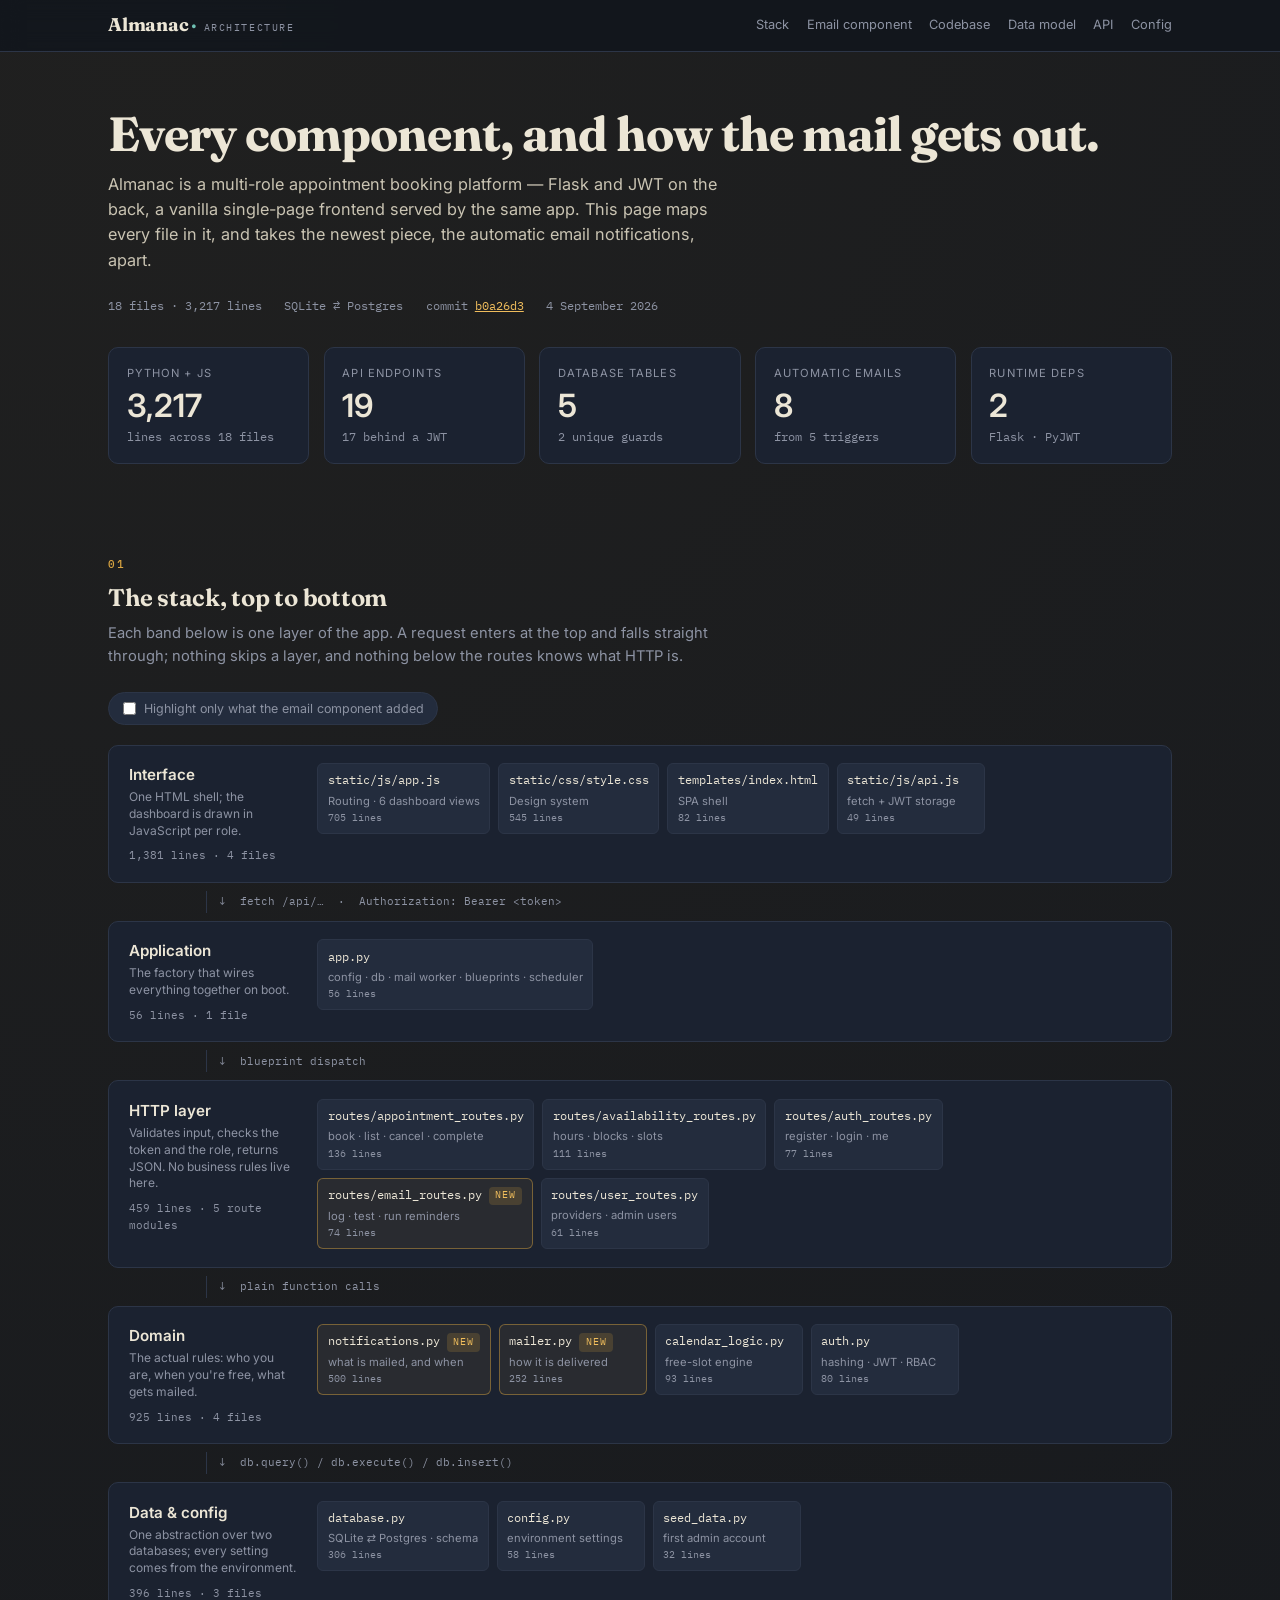
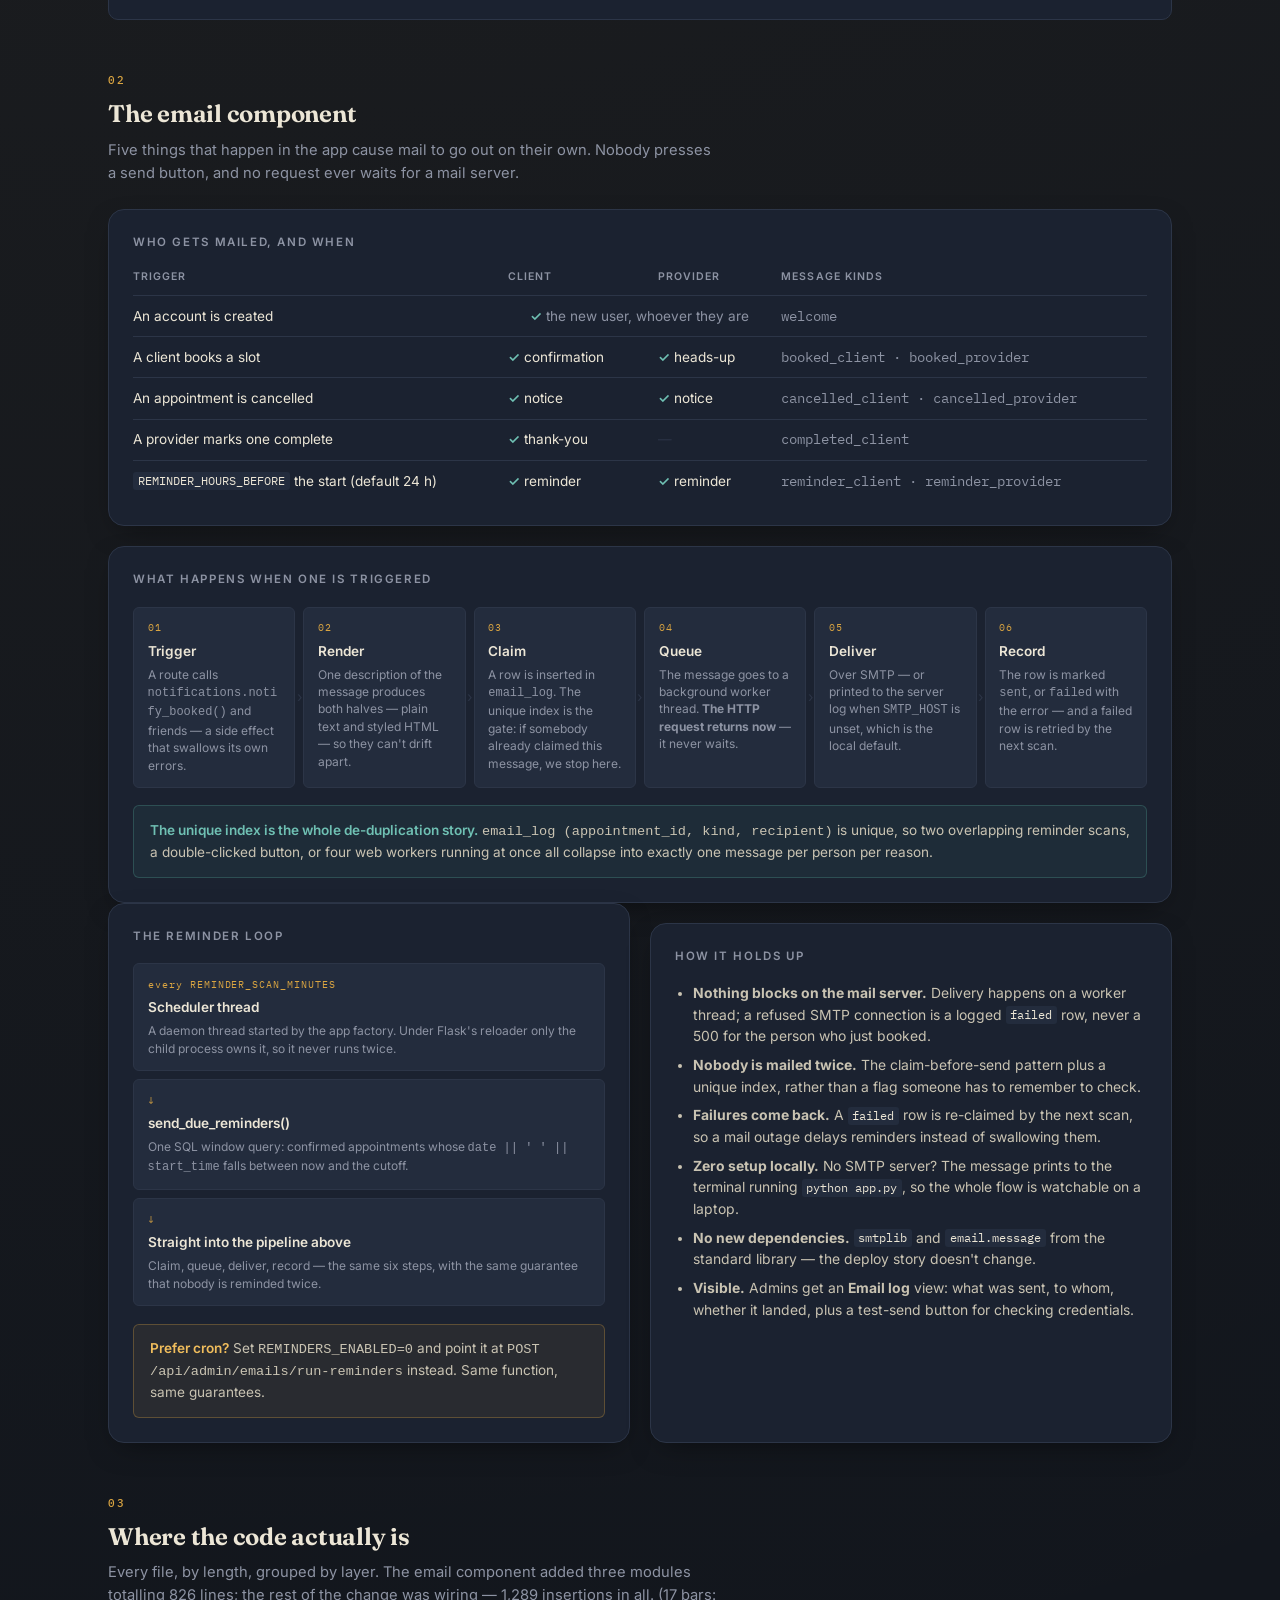
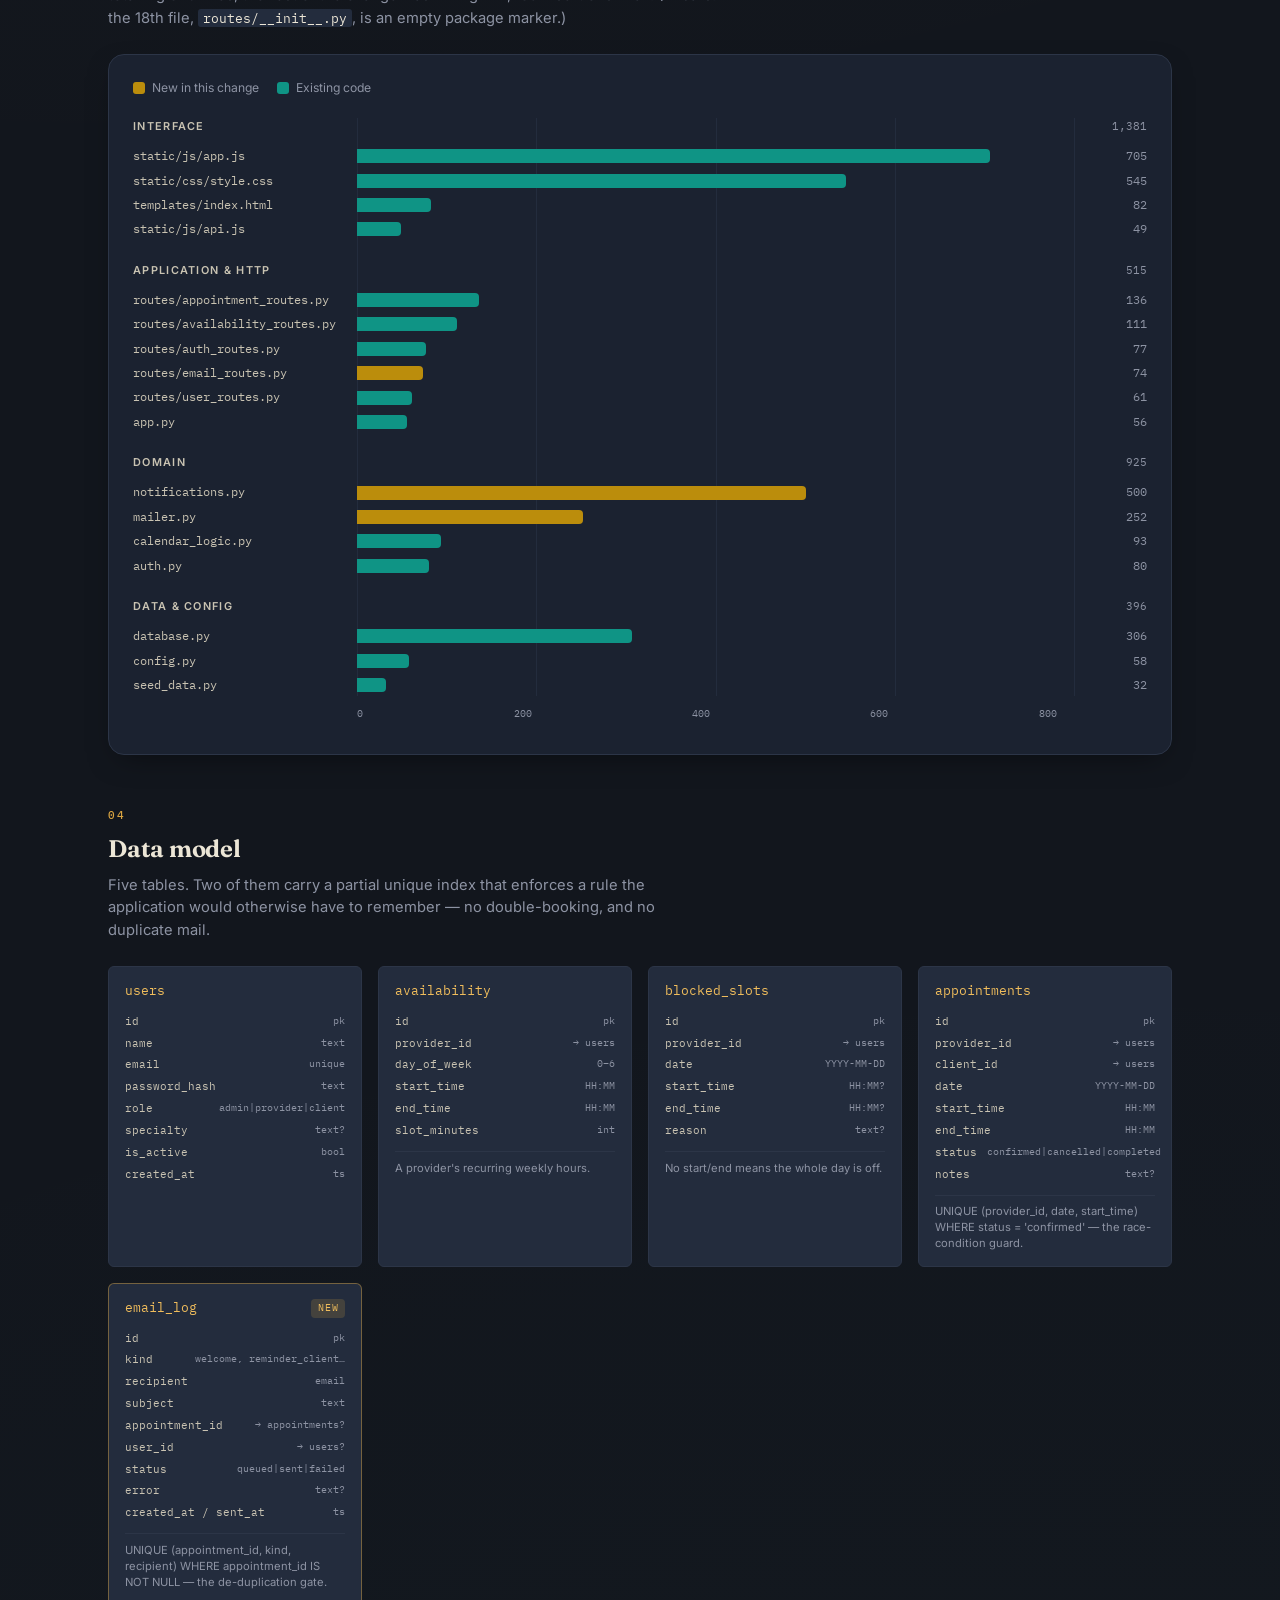
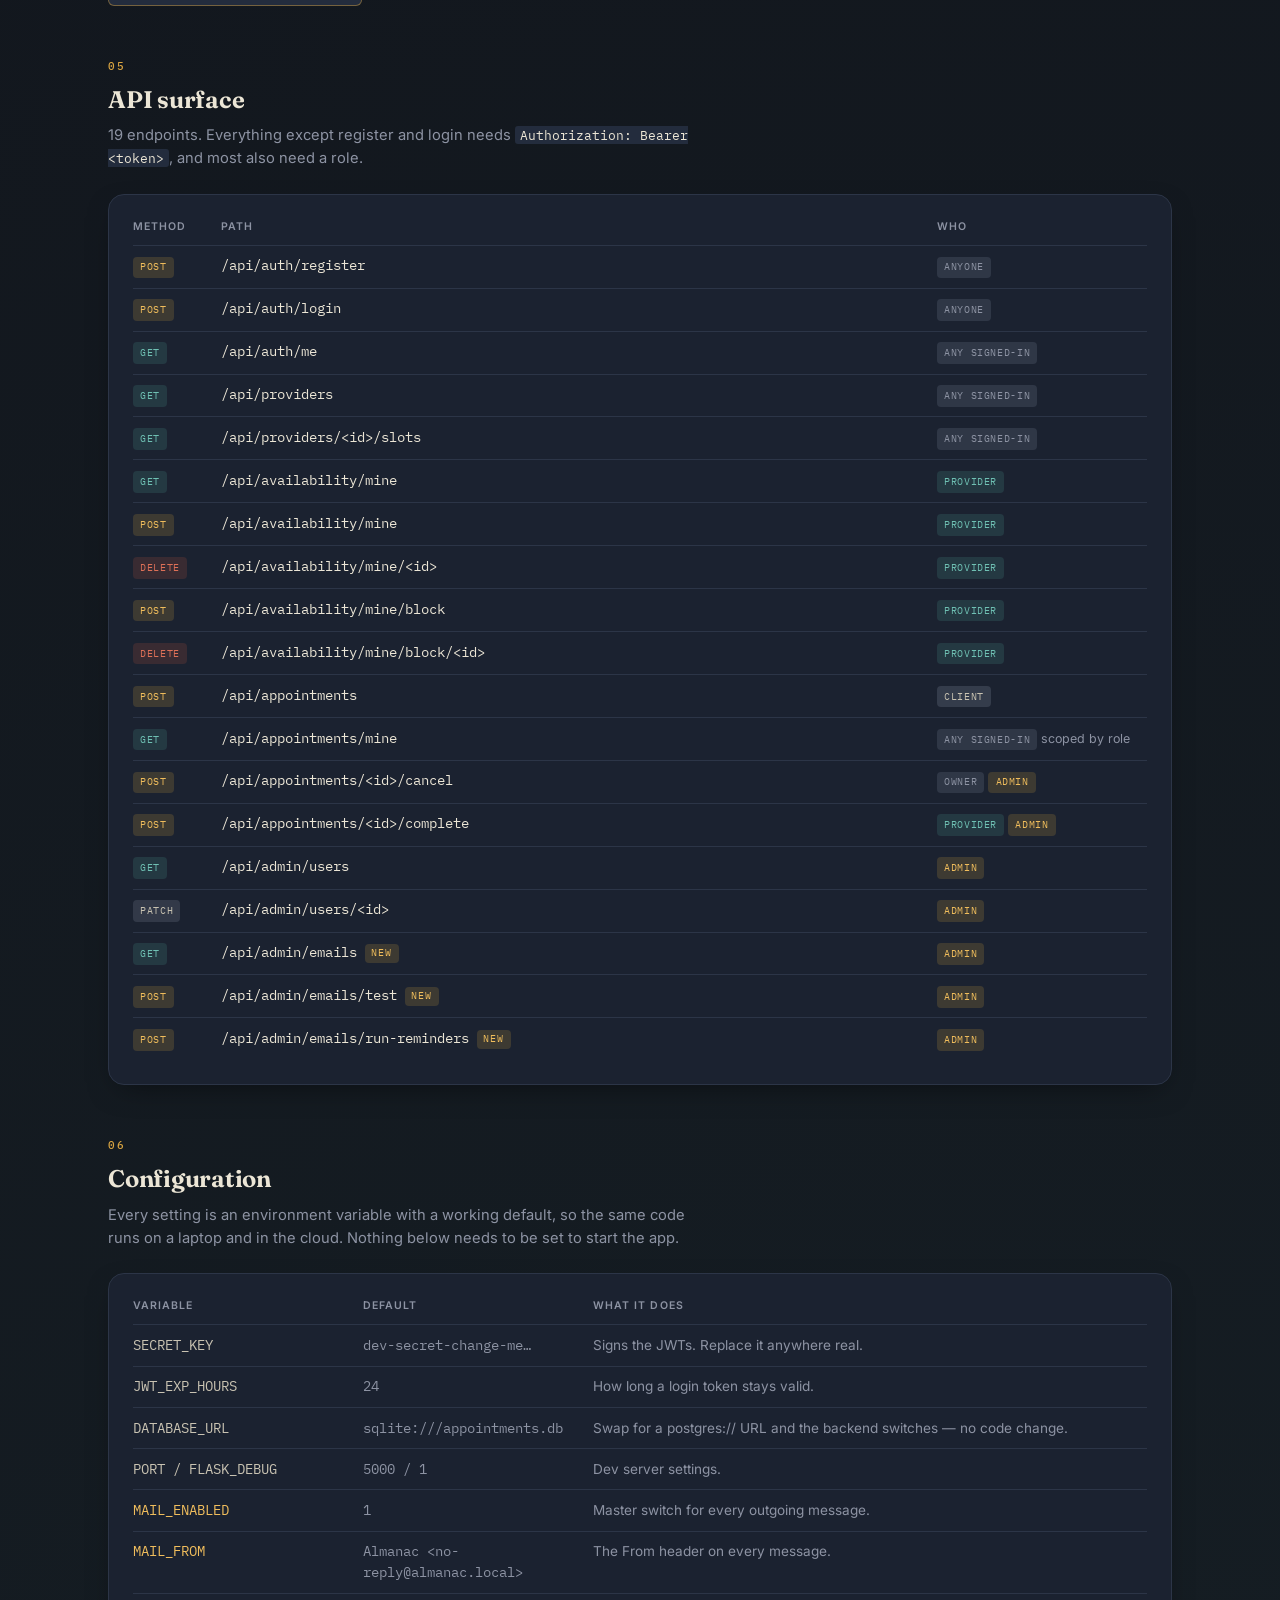
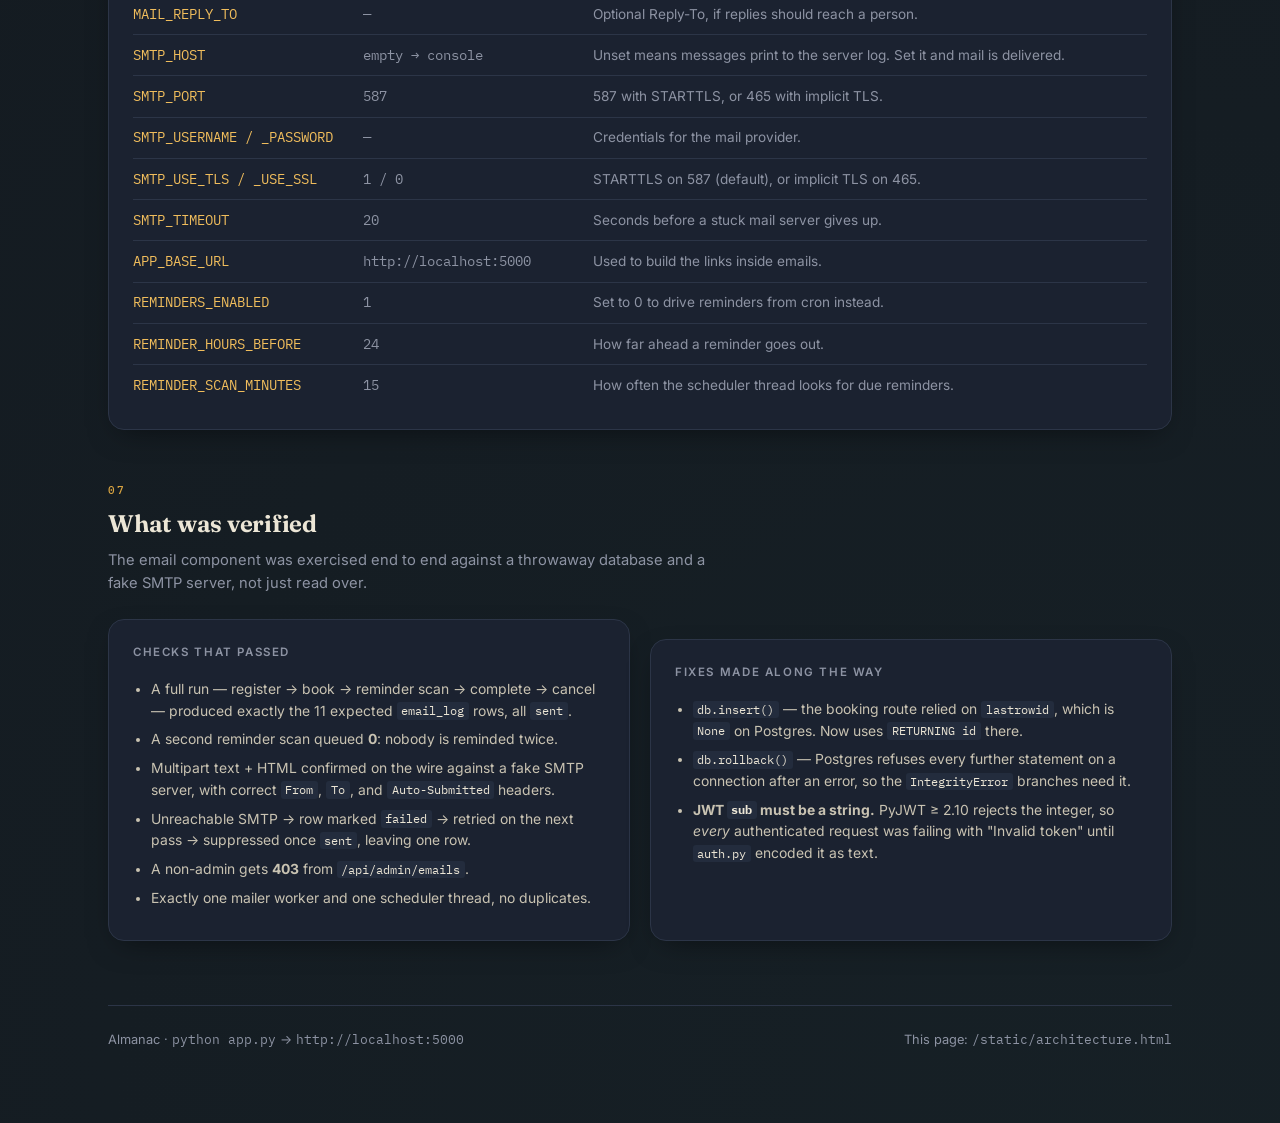
<file: static/architecture.html>
<!DOCTYPE html>
<html lang="en">
<head>
<meta charset="UTF-8">
<meta name="viewport" content="width=device-width, initial-scale=1.0">
<title>Almanac — Architecture overview</title>
<style>
@import url('https://fonts.googleapis.com/css2?family=Fraunces:opsz,wght@9..144,500..800&family=Inter:wght@400;500;600;700&family=IBM+Plex+Mono:wght@400;500;600&display=swap');

:root {
  --ink: #12161d;
  --panel: #1b2230;
  --panel-alt: #232c3d;
  --panel-raised: #29334a;
  --border: #2c3547;
  --parchment: #ece6d6;
  --parchment-dim: #c9c3b2;
  --muted: #8d93a3;
  --brass: #d9a441;
  --brass-strong: #f0bd5c;
  --teal: #4fa396;
  --teal-strong: #6fc0b3;
  --clay: #c1573f;
  --clay-strong: #dd7057;

  /* Chart marks. Validated against the --panel surface in dark mode:
     lightness band, chroma floor, CVD separation (worst pair ΔE 12.4 protan),
     normal-vision floor (19.4), contrast — all pass. Do not hand-tweak. */
  --series-new: #bb8d0c;
  --series-existing: #0f9485;

  --font-display: 'Fraunces', Georgia, serif;
  --font-body: 'Inter', system-ui, -apple-system, 'Segoe UI', sans-serif;
  --font-mono: 'IBM Plex Mono', ui-monospace, 'Cascadia Mono', Consolas, monospace;

  --radius-s: 6px;
  --radius-m: 10px;
  --radius-l: 16px;
  --shadow-card: 0 10px 30px -12px rgba(0, 0, 0, 0.55);
}

* { box-sizing: border-box; }

html { scroll-behavior: smooth; scroll-padding-top: 5rem; }

body {
  margin: 0;
  background: var(--ink);
  background-image:
    radial-gradient(circle at 12% 0%, rgba(217, 164, 65, 0.07), transparent 45%),
    radial-gradient(circle at 88% 100%, rgba(79, 163, 150, 0.07), transparent 45%);
  color: var(--parchment);
  font-family: var(--font-body);
  font-size: 15px;
  line-height: 1.55;
  -webkit-font-smoothing: antialiased;
}

a { color: var(--brass-strong); }
::selection { background: var(--brass); color: var(--ink); }
:focus-visible { outline: 2px solid var(--brass-strong); outline-offset: 2px; border-radius: 3px; }

.wrap { max-width: 1120px; margin: 0 auto; padding: 0 1.75rem 5rem; }

/* ---------------------------------------------------------------- */
/* Top bar                                                           */
/* ---------------------------------------------------------------- */
.topbar {
  position: sticky; top: 0; z-index: 50;
  background: rgba(18, 22, 29, 0.88);
  backdrop-filter: blur(10px);
  border-bottom: 1px solid var(--border);
}
.topbar-inner {
  max-width: 1120px; margin: 0 auto; padding: 0.7rem 1.75rem;
  display: flex; align-items: center; gap: 1.5rem; flex-wrap: wrap;
}
.brand { display: flex; align-items: baseline; gap: 0.5rem; }
.brand .mark {
  font-family: var(--font-display); font-size: 1.15rem; font-weight: 700;
  color: var(--parchment); letter-spacing: -0.01em;
}
.brand .mark::after { content: '·'; color: var(--teal-strong); margin-left: 2px; }
.brand .sub {
  font-family: var(--font-mono); font-size: 0.62rem; letter-spacing: 0.16em;
  text-transform: uppercase; color: var(--muted);
}
.topnav { display: flex; gap: 1.1rem; flex-wrap: wrap; margin-left: auto; }
.topnav a {
  color: var(--muted); text-decoration: none; font-size: 0.8rem;
  padding: 0.2rem 0; border-bottom: 1px solid transparent;
}
.topnav a:hover { color: var(--parchment); border-bottom-color: var(--brass); }

/* ---------------------------------------------------------------- */
/* Header                                                            */
/* ---------------------------------------------------------------- */
header.page { padding: 3.5rem 0 2.5rem; }
header.page h1 {
  font-family: var(--font-display); font-weight: 700;
  font-size: clamp(2rem, 4.5vw, 3rem); line-height: 1.08;
  margin: 0 0 0.75rem; letter-spacing: -0.02em;
}
header.page .lede { color: var(--parchment-dim); font-size: 1.02rem; max-width: 62ch; margin: 0 0 1.5rem; }
.meta-line {
  display: flex; gap: 0.6rem 1.4rem; flex-wrap: wrap;
  font-family: var(--font-mono); font-size: 0.75rem; color: var(--muted);
}

/* ---------------------------------------------------------------- */
/* Shared blocks                                                     */
/* ---------------------------------------------------------------- */
section { padding-top: 3.25rem; }
h2 {
  font-family: var(--font-display); font-size: 1.5rem; font-weight: 650;
  margin: 0 0 0.4rem; letter-spacing: -0.01em;
}
h2 .num {
  font-family: var(--font-mono); font-size: 0.7rem; color: var(--brass);
  letter-spacing: 0.14em; display: block; margin-bottom: 0.35rem; font-weight: 500;
}
.section-lede { color: var(--muted); margin: 0 0 1.5rem; max-width: 68ch; font-size: 0.92rem; }

.card {
  background: var(--panel);
  border: 1px solid var(--border);
  border-radius: var(--radius-l);
  padding: 1.5rem;
  box-shadow: var(--shadow-card);
}
.card + .card { margin-top: 1.25rem; }
.card h3 {
  font-size: 0.72rem; text-transform: uppercase; letter-spacing: 0.14em;
  color: var(--muted); margin: 0 0 1.1rem; font-weight: 600;
}
.mono { font-family: var(--font-mono); }
.dim { color: var(--muted); }

.tag {
  display: inline-block; font-family: var(--font-mono); font-size: 0.6rem;
  letter-spacing: 0.1em; text-transform: uppercase; padding: 0.12rem 0.4rem;
  border-radius: 4px; vertical-align: middle;
}
.tag.new { background: rgba(217, 164, 65, 0.18); color: var(--brass-strong); }

/* ---------------------------------------------------------------- */
/* Stat tiles                                                        */
/* ---------------------------------------------------------------- */
.tiles {
  display: grid; grid-template-columns: repeat(auto-fit, minmax(150px, 1fr));
  gap: 0.9rem; margin-top: 2rem;
}
.tile {
  background: var(--panel); border: 1px solid var(--border);
  border-radius: var(--radius-m); padding: 1.05rem 1.1rem;
}
.tile .label {
  font-size: 0.7rem; text-transform: uppercase; letter-spacing: 0.1em;
  color: var(--muted); margin-bottom: 0.45rem;
}
.tile .value { font-size: 2rem; font-weight: 600; line-height: 1; color: var(--parchment); }
.tile .foot { font-size: 0.72rem; color: var(--muted); margin-top: 0.4rem; font-family: var(--font-mono); }

/* ---------------------------------------------------------------- */
/* Layer diagram                                                     */
/* ---------------------------------------------------------------- */
.layer {
  background: var(--panel); border: 1px solid var(--border);
  border-radius: var(--radius-m); padding: 1.1rem 1.25rem;
  display: grid; grid-template-columns: 168px 1fr; gap: 1.25rem;
}
.layer .rail .name { font-weight: 600; font-size: 0.95rem; margin-bottom: 0.15rem; }
.layer .rail .what { font-size: 0.75rem; color: var(--muted); line-height: 1.4; }
.layer .rail .count { font-family: var(--font-mono); font-size: 0.68rem; color: var(--muted); margin-top: 0.5rem; }
.chips { display: flex; flex-wrap: wrap; gap: 0.5rem; align-content: flex-start; }
.chip {
  background: var(--panel-alt); border: 1px solid var(--border);
  border-radius: var(--radius-s); padding: 0.45rem 0.6rem; min-width: 148px;
  transition: border-color 120ms ease, transform 120ms ease;
}
.chip:hover { border-color: var(--brass); transform: translateY(-1px); }
.chip .file { font-family: var(--font-mono); font-size: 0.76rem; color: var(--parchment); }
.chip .role { font-size: 0.7rem; color: var(--muted); margin-top: 0.15rem; }
.chip .lines { font-family: var(--font-mono); font-size: 0.64rem; color: var(--muted); }
.chip.is-new { border-color: rgba(217, 164, 65, 0.45); background: rgba(217, 164, 65, 0.07); }

.flow-arrow {
  display: flex; align-items: center; gap: 0.7rem;
  padding: 0.5rem 0 0.5rem 1rem; color: var(--muted);
  font-family: var(--font-mono); font-size: 0.7rem;
}
.flow-arrow::before {
  content: ''; width: 1px; height: 22px; background: var(--border); margin-left: 82px;
}
.flow-arrow span { border-left: 1px solid transparent; }

/* dim-existing mode */
body.focus-new .chip:not(.is-new),
body.focus-new .row:not(.is-new),
body.focus-new .api-row:not(.is-new),
body.focus-new .schema:not(.is-new) { opacity: 0.34; }

.toggle {
  display: inline-flex; align-items: center; gap: 0.5rem; cursor: pointer;
  font-size: 0.78rem; color: var(--muted); background: var(--panel-alt);
  border: 1px solid var(--border); border-radius: 999px; padding: 0.35rem 0.85rem;
}
.toggle:hover { color: var(--parchment); border-color: var(--brass); }
.toggle input { accent-color: var(--brass); margin: 0; }

/* ---------------------------------------------------------------- */
/* Pipeline                                                          */
/* ---------------------------------------------------------------- */
.pipeline {
  display: grid; grid-template-columns: repeat(auto-fit, minmax(158px, 1fr)); gap: 0.5rem;
}
.pipeline.vertical { grid-template-columns: 1fr; }
.step {
  background: var(--panel-alt); border: 1px solid var(--border);
  border-radius: var(--radius-s); padding: 0.8rem 0.85rem; position: relative;
}
.step + .step::before {
  content: '›'; position: absolute; left: -0.47rem; top: 50%; transform: translateY(-50%);
  color: var(--border); font-size: 0.9rem; line-height: 1;
}
.pipeline.vertical .step + .step::before { content: none; }
.step .n {
  font-family: var(--font-mono); font-size: 0.62rem; color: var(--brass);
  letter-spacing: 0.1em; margin-bottom: 0.3rem;
}
.step .t { font-weight: 600; font-size: 0.85rem; margin-bottom: 0.25rem; }
.step .d { font-size: 0.75rem; color: var(--muted); line-height: 1.45; }
.step.branch { border-style: dashed; }
.arrow { align-self: center; color: var(--border); font-size: 1.1rem; }

.callout {
  margin-top: 1.1rem; padding: 0.85rem 1rem; border-radius: var(--radius-s);
  background: rgba(79, 163, 150, 0.08); border: 1px solid rgba(79, 163, 150, 0.3);
  font-size: 0.85rem; color: var(--parchment-dim);
}
.callout strong { color: var(--teal-strong); font-weight: 600; }

/* ---------------------------------------------------------------- */
/* Tables                                                            */
/* ---------------------------------------------------------------- */
/* long mono strings (message kinds, endpoint paths, code chips) wrap instead of
   pushing the page sideways on a narrow screen */
td, th, .step .d, .callout, .list-tight li { overflow-wrap: anywhere; }
code { overflow-wrap: anywhere; }

table { width: 100%; border-collapse: collapse; font-size: 0.85rem; }
th {
  text-align: left; font-size: 0.66rem; text-transform: uppercase; letter-spacing: 0.1em;
  color: var(--muted); font-weight: 600; padding: 0 0.6rem 0.6rem 0;
  border-bottom: 1px solid var(--border);
}
td { padding: 0.6rem 0.6rem 0.6rem 0; border-bottom: 1px solid var(--border); vertical-align: top; }
tr:last-child td { border-bottom: none; }
td.num { font-family: var(--font-mono); font-variant-numeric: tabular-nums; text-align: right; }
.check { color: var(--teal-strong); font-weight: 600; }
.dash { color: var(--border); }

.pill {
  display: inline-block; font-family: var(--font-mono); font-size: 0.64rem;
  text-transform: uppercase; letter-spacing: 0.06em; padding: 0.18rem 0.45rem;
  border-radius: 4px; background: var(--panel-raised); color: var(--parchment-dim);
}
.pill.get { background: rgba(79, 163, 150, 0.18); color: var(--teal-strong); }
.pill.post { background: rgba(217, 164, 65, 0.18); color: var(--brass-strong); }
.pill.patch { background: rgba(140, 150, 170, 0.2); color: var(--parchment-dim); }
.pill.delete { background: rgba(193, 87, 63, 0.18); color: var(--clay-strong); }
.role-badge {
  display: inline-block; font-family: var(--font-mono); font-size: 0.64rem;
  text-transform: uppercase; letter-spacing: 0.06em; padding: 0.18rem 0.45rem; border-radius: 4px;
  background: rgba(140, 150, 170, 0.18); color: var(--muted);
}
.role-badge.admin { background: rgba(217, 164, 65, 0.18); color: var(--brass-strong); }
.role-badge.provider { background: rgba(79, 163, 150, 0.18); color: var(--teal-strong); }
.role-badge.client { background: rgba(140, 150, 170, 0.22); color: var(--parchment-dim); }

/* ---------------------------------------------------------------- */
/* Lines-of-code chart                                               */
/* ---------------------------------------------------------------- */
.chart { --labelw: 210px; --valw: 58px; --gap: 14px; position: relative; padding-bottom: 0.5rem; }
.gridlines {
  position: absolute; top: 0; bottom: 34px;
  left: calc(var(--labelw) + var(--gap)); right: calc(var(--valw) + var(--gap));
  display: flex; justify-content: space-between; pointer-events: none;
}
.gridlines i { width: 1px; background: var(--panel-alt); }
.rows { position: relative; }
.group-head {
  display: grid; grid-template-columns: var(--labelw) 1fr var(--valw); gap: var(--gap);
  align-items: baseline; margin: 1.25rem 0 0.6rem;
}
.group-head:first-child { margin-top: 0; }
.group-head .g {
  font-size: 0.68rem; text-transform: uppercase; letter-spacing: 0.12em;
  color: var(--parchment-dim); font-weight: 600;
}
.group-head .sum {
  grid-column: 3; font-family: var(--font-mono); font-size: 0.68rem;
  color: var(--muted); text-align: right; font-variant-numeric: tabular-nums;
}
.row {
  display: grid; grid-template-columns: var(--labelw) 1fr var(--valw); gap: var(--gap);
  align-items: center; padding: 3px 0; border-radius: 4px;
}
.row:hover { background: rgba(255, 255, 255, 0.025); }
.row .name {
  font-family: var(--font-mono); font-size: 0.74rem; color: var(--parchment-dim);
  white-space: nowrap; overflow: hidden; text-overflow: ellipsis;
}
.row .track { height: 14px; position: relative; display: block; }
.row .bar {
  display: block; height: 14px; border-radius: 0 4px 4px 0;
  background: var(--series-existing); min-width: 2px; transition: filter 120ms ease;
}
.row.is-new .bar { background: var(--series-new); }
.row:hover .bar { filter: brightness(1.15); }
.row .val {
  font-family: var(--font-mono); font-size: 0.74rem; color: var(--muted);
  text-align: right; font-variant-numeric: tabular-nums;
}
.axis {
  display: grid; grid-template-columns: var(--labelw) 1fr var(--valw); gap: var(--gap);
  margin-top: 0.55rem;
}
.axis .ticks { display: flex; justify-content: space-between; }
.axis .ticks span {
  font-family: var(--font-mono); font-size: 0.64rem; color: var(--muted);
  font-variant-numeric: tabular-nums; transform: translateX(-50%);
}
.axis .ticks span:first-child { transform: none; }
.axis .ticks span:last-child { transform: translateX(-100%); }
.legend { display: flex; gap: 1.1rem; flex-wrap: wrap; margin-bottom: 1.25rem; }
.legend .key { display: flex; align-items: center; gap: 0.45rem; font-size: 0.76rem; color: var(--muted); }
.legend .swatch { width: 12px; height: 12px; border-radius: 3px; }

#tip {
  position: fixed; z-index: 100; pointer-events: none; opacity: 0;
  transition: opacity 90ms ease; background: var(--panel-raised);
  border: 1px solid var(--border); border-radius: var(--radius-s);
  padding: 0.55rem 0.7rem; box-shadow: 0 12px 28px -10px rgba(0,0,0,0.7); max-width: 260px;
}
#tip .tf { font-family: var(--font-mono); font-size: 0.74rem; color: var(--parchment); }
#tip .tr { font-size: 0.72rem; color: var(--muted); margin-top: 0.2rem; }
#tip .tv { font-family: var(--font-mono); font-size: 0.7rem; color: var(--brass-strong); margin-top: 0.3rem; }

/* ---------------------------------------------------------------- */
/* Schema                                                            */
/* ---------------------------------------------------------------- */
.schemas { display: grid; grid-template-columns: repeat(auto-fit, minmax(230px, 1fr)); gap: 1rem; }
.schema {
  background: var(--panel-alt); border: 1px solid var(--border);
  border-radius: var(--radius-s); padding: 0.9rem 1rem;
}
.schema.is-new { border-color: rgba(217, 164, 65, 0.45); }
.schema .tname {
  font-family: var(--font-mono); font-size: 0.82rem; color: var(--brass-strong);
  margin-bottom: 0.55rem; display: flex; justify-content: space-between; align-items: center; gap: 0.5rem;
}
.schema ul { list-style: none; margin: 0; padding: 0; }
.schema li {
  font-family: var(--font-mono); font-size: 0.7rem; color: var(--parchment-dim);
  padding: 0.14rem 0; display: flex; justify-content: space-between; gap: 0.6rem;
}
.schema li .t { color: var(--muted); font-size: 0.64rem; }
.schema .note {
  margin-top: 0.6rem; padding-top: 0.55rem; border-top: 1px solid var(--border);
  font-size: 0.7rem; color: var(--muted); line-height: 1.4;
}

.grid-2 { display: grid; grid-template-columns: 1fr 1fr; gap: 1.25rem; }
.list-tight { margin: 0; padding-left: 1.1rem; color: var(--parchment-dim); font-size: 0.87rem; }
.list-tight li { margin-bottom: 0.45rem; }
.list-tight code, td code, p code {
  font-family: var(--font-mono); font-size: 0.85em;
  background: var(--panel-alt); padding: 0.08rem 0.3rem; border-radius: 3px; color: var(--parchment);
}

footer.page {
  margin-top: 4rem; padding-top: 1.5rem; border-top: 1px solid var(--border);
  color: var(--muted); font-size: 0.8rem; display: flex; gap: 1.5rem;
  flex-wrap: wrap; justify-content: space-between;
}

@media (max-width: 860px) {
  .layer { grid-template-columns: 1fr; }
  .flow-arrow::before { margin-left: 0; }
  .grid-2 { grid-template-columns: 1fr; }
  .chart { --labelw: 130px; --valw: 46px; --gap: 10px; }
  .topnav { display: none; }
}
@media (max-width: 620px) {
  /* the message-kind column is supporting detail — drop it so the three
     columns that carry the point get room instead of breaking mid-word */
  .trigger-table th:nth-child(4), .trigger-table td:nth-child(4) { display: none; }
}
@media (prefers-reduced-motion: reduce) {
  * { transition: none !important; scroll-behavior: auto; }
}
</style>
</head>
<body>

<div class="topbar">
  <div class="topbar-inner">
    <div class="brand">
      <span class="mark">Almanac</span>
      <span class="sub">architecture</span>
    </div>
    <nav class="topnav">
      <a href="#stack">Stack</a>
      <a href="#email">Email component</a>
      <a href="#code">Codebase</a>
      <a href="#data">Data model</a>
      <a href="#api">API</a>
      <a href="#config">Config</a>
    </nav>
  </div>
</div>

<div class="wrap">

<header class="page">
  <h1>Every component, and how the mail gets out.</h1>
  <p class="lede">
    Almanac is a multi-role appointment booking platform — Flask and JWT on the back,
    a vanilla single-page frontend served by the same app. This page maps every file in
    it, and takes the newest piece, the automatic email notifications, apart.
  </p>
  <div class="meta-line">
    <span>18 files · 3,217 lines</span>
    <span>SQLite ⇄ Postgres</span>
    <span>commit <a href="https://github.com/luke-zhang-cs-py/Appointment-Booking-Platform/commit/b0a26d3">b0a26d3</a></span>
    <span>4 September 2026</span>
  </div>
  <div class="tiles">
    <div class="tile">
      <div class="label">Python + JS</div>
      <div class="value">3,217</div>
      <div class="foot">lines across 18 files</div>
    </div>
    <div class="tile">
      <div class="label">API endpoints</div>
      <div class="value">19</div>
      <div class="foot">17 behind a JWT</div>
    </div>
    <div class="tile">
      <div class="label">Database tables</div>
      <div class="value">5</div>
      <div class="foot">2 unique guards</div>
    </div>
    <div class="tile">
      <div class="label">Automatic emails</div>
      <div class="value">8</div>
      <div class="foot">from 5 triggers</div>
    </div>
    <div class="tile">
      <div class="label">Runtime deps</div>
      <div class="value">2</div>
      <div class="foot">Flask · PyJWT</div>
    </div>
  </div>
</header>

<!-- ================================================================ -->
<section id="stack">
  <h2><span class="num">01</span>The stack, top to bottom</h2>
  <p class="section-lede">
    Each band below is one layer of the app. A request enters at the top and falls
    straight through; nothing skips a layer, and nothing below the routes knows what
    HTTP is.
  </p>

  <div style="margin-bottom:1.25rem;">
    <label class="toggle">
      <input type="checkbox" id="focus-new">
      Highlight only what the email component added
    </label>
  </div>

  <div class="layer">
    <div class="rail">
      <div class="name">Interface</div>
      <div class="what">One HTML shell; the dashboard is drawn in JavaScript per role.</div>
      <div class="count">1,381 lines · 4 files</div>
    </div>
    <div class="chips">
      <div class="chip" data-tip="static/js/app.js" data-role="SPA routing + one renderer per dashboard view" data-lines="705">
        <div class="file">static/js/app.js</div><div class="role">Routing · 6 dashboard views</div><div class="lines">705 lines</div>
      </div>
      <div class="chip" data-tip="static/css/style.css" data-role="Design system — the departure-board identity" data-lines="545">
        <div class="file">static/css/style.css</div><div class="role">Design system</div><div class="lines">545 lines</div>
      </div>
      <div class="chip" data-tip="templates/index.html" data-role="SPA shell: auth screen, sidebar, main pane" data-lines="82">
        <div class="file">templates/index.html</div><div class="role">SPA shell</div><div class="lines">82 lines</div>
      </div>
      <div class="chip" data-tip="static/js/api.js" data-role="fetch wrapper: JWT storage + auth headers" data-lines="49">
        <div class="file">static/js/api.js</div><div class="role">fetch + JWT storage</div><div class="lines">49 lines</div>
      </div>
    </div>
  </div>

  <div class="flow-arrow"><span>↓ &nbsp;fetch /api/… &nbsp;·&nbsp; Authorization: Bearer &lt;token&gt;</span></div>

  <div class="layer">
    <div class="rail">
      <div class="name">Application</div>
      <div class="what">The factory that wires everything together on boot.</div>
      <div class="count">56 lines · 1 file</div>
    </div>
    <div class="chips">
      <div class="chip" data-tip="app.py" data-role="factory: config → db → mail worker → blueprints → schema → scheduler" data-lines="56">
        <div class="file">app.py</div><div class="role">config · db · mail worker · blueprints · scheduler</div><div class="lines">56 lines</div>
      </div>
    </div>
  </div>

  <div class="flow-arrow"><span>↓ &nbsp;blueprint dispatch</span></div>

  <div class="layer">
    <div class="rail">
      <div class="name">HTTP layer</div>
      <div class="what">Validates input, checks the token and the role, returns JSON. No business rules live here.</div>
      <div class="count">459 lines · 5 route modules</div>
    </div>
    <div class="chips">
      <div class="chip" data-tip="routes/appointment_routes.py" data-role="book · list · cancel · complete" data-lines="136">
        <div class="file">routes/appointment_routes.py</div><div class="role">book · list · cancel · complete</div><div class="lines">136 lines</div>
      </div>
      <div class="chip" data-tip="routes/availability_routes.py" data-role="weekly hours, blocked dates, free-slot lookup" data-lines="111">
        <div class="file">routes/availability_routes.py</div><div class="role">hours · blocks · slots</div><div class="lines">111 lines</div>
      </div>
      <div class="chip" data-tip="routes/auth_routes.py" data-role="register · login · me" data-lines="77">
        <div class="file">routes/auth_routes.py</div><div class="role">register · login · me</div><div class="lines">77 lines</div>
      </div>
      <div class="chip is-new" data-tip="routes/email_routes.py" data-role="admin: delivery log, test send, manual reminder run" data-lines="74">
        <div class="file">routes/email_routes.py <span class="tag new">new</span></div><div class="role">log · test · run reminders</div><div class="lines">74 lines</div>
      </div>
      <div class="chip" data-tip="routes/user_routes.py" data-role="provider directory + admin user management" data-lines="61">
        <div class="file">routes/user_routes.py</div><div class="role">providers · admin users</div><div class="lines">61 lines</div>
      </div>
    </div>
  </div>

  <div class="flow-arrow"><span>↓ &nbsp;plain function calls</span></div>

  <div class="layer">
    <div class="rail">
      <div class="name">Domain</div>
      <div class="what">The actual rules: who you are, when you're free, what gets mailed.</div>
      <div class="count">925 lines · 4 files</div>
    </div>
    <div class="chips">
      <div class="chip is-new" data-tip="notifications.py" data-role="message templates, triggers, reminder scheduler" data-lines="500">
        <div class="file">notifications.py <span class="tag new">new</span></div><div class="role">what is mailed, and when</div><div class="lines">500 lines</div>
      </div>
      <div class="chip is-new" data-tip="mailer.py" data-role="SMTP/console transport, queue, delivery log" data-lines="252">
        <div class="file">mailer.py <span class="tag new">new</span></div><div class="role">how it is delivered</div><div class="lines">252 lines</div>
      </div>
      <div class="chip" data-tip="calendar_logic.py" data-role="hours − blocks − bookings = free slots" data-lines="93">
        <div class="file">calendar_logic.py</div><div class="role">free-slot engine</div><div class="lines">93 lines</div>
      </div>
      <div class="chip" data-tip="auth.py" data-role="password hashing, JWT, RBAC decorators" data-lines="80">
        <div class="file">auth.py</div><div class="role">hashing · JWT · RBAC</div><div class="lines">80 lines</div>
      </div>
    </div>
  </div>

  <div class="flow-arrow"><span>↓ &nbsp;db.query() / db.execute() / db.insert()</span></div>

  <div class="layer">
    <div class="rail">
      <div class="name">Data &amp; config</div>
      <div class="what">One abstraction over two databases; every setting comes from the environment.</div>
      <div class="count">396 lines · 3 files</div>
    </div>
    <div class="chips">
      <div class="chip" data-tip="database.py" data-role="SQLite/Postgres abstraction + schema" data-lines="306">
        <div class="file">database.py</div><div class="role">SQLite ⇄ Postgres · schema</div><div class="lines">306 lines</div>
      </div>
      <div class="chip" data-tip="config.py" data-role="every setting read from the environment" data-lines="58">
        <div class="file">config.py</div><div class="role">environment settings</div><div class="lines">58 lines</div>
      </div>
      <div class="chip" data-tip="seed_data.py" data-role="creates the first admin account" data-lines="32">
        <div class="file">seed_data.py</div><div class="role">first admin account</div><div class="lines">32 lines</div>
      </div>
    </div>
  </div>
</section>

<!-- ================================================================ -->
<section id="email">
  <h2><span class="num">02</span>The email component</h2>
  <p class="section-lede">
    Five things that happen in the app cause mail to go out on their own. Nobody
    presses a send button, and no request ever waits for a mail server.
  </p>

  <div class="card">
    <h3>Who gets mailed, and when</h3>
    <table class="trigger-table">
      <thead>
        <tr><th>Trigger</th><th>Client</th><th>Provider</th><th>Message kinds</th></tr>
      </thead>
      <tbody>
        <tr>
          <td>An account is created</td>
          <td colspan="2" style="text-align:center;"><span class="check">✓</span> <span class="dim">the new user, whoever they are</span></td>
          <td class="mono dim">welcome</td>
        </tr>
        <tr>
          <td>A client books a slot</td>
          <td><span class="check">✓</span> confirmation</td>
          <td><span class="check">✓</span> heads-up</td>
          <td class="mono dim">booked_client · booked_provider</td>
        </tr>
        <tr>
          <td>An appointment is cancelled</td>
          <td><span class="check">✓</span> notice</td>
          <td><span class="check">✓</span> notice</td>
          <td class="mono dim">cancelled_client · cancelled_provider</td>
        </tr>
        <tr>
          <td>A provider marks one complete</td>
          <td><span class="check">✓</span> thank-you</td>
          <td><span class="dash">—</span></td>
          <td class="mono dim">completed_client</td>
        </tr>
        <tr>
          <td><code>REMINDER_HOURS_BEFORE</code> the start (default 24 h)</td>
          <td><span class="check">✓</span> reminder</td>
          <td><span class="check">✓</span> reminder</td>
          <td class="mono dim">reminder_client · reminder_provider</td>
        </tr>
      </tbody>
    </table>
  </div>

  <div class="card">
    <h3>What happens when one is triggered</h3>
    <div class="pipeline">
      <div class="step">
        <div class="n">01</div><div class="t">Trigger</div>
        <div class="d">A route calls <code>notifications.notify_booked()</code> and friends — a side effect that swallows its own errors.</div>
      </div>
      <div class="step">
        <div class="n">02</div><div class="t">Render</div>
        <div class="d">One description of the message produces both halves — plain text and styled HTML — so they can't drift apart.</div>
      </div>
      <div class="step">
        <div class="n">03</div><div class="t">Claim</div>
        <div class="d">A row is inserted in <code>email_log</code>. The unique index is the gate: if somebody already claimed this message, we stop here.</div>
      </div>
      <div class="step">
        <div class="n">04</div><div class="t">Queue</div>
        <div class="d">The message goes to a background worker thread. <strong>The HTTP request returns now</strong> — it never waits.</div>
      </div>
      <div class="step">
        <div class="n">05</div><div class="t">Deliver</div>
        <div class="d">Over SMTP — or printed to the server log when <code>SMTP_HOST</code> is unset, which is the local default.</div>
      </div>
      <div class="step">
        <div class="n">06</div><div class="t">Record</div>
        <div class="d">The row is marked <code>sent</code>, or <code>failed</code> with the error — and a failed row is retried by the next scan.</div>
      </div>
    </div>
    <div class="callout">
      <strong>The unique index is the whole de-duplication story.</strong>
      <code>email_log (appointment_id, kind, recipient)</code> is unique, so two overlapping
      reminder scans, a double-clicked button, or four web workers running at once all
      collapse into exactly one message per person per reason.
    </div>
  </div>

  <div class="grid-2">
    <div class="card">
      <h3>The reminder loop</h3>
      <div class="pipeline vertical">
        <div class="step">
          <div class="n">every REMINDER_SCAN_MINUTES</div>
          <div class="t">Scheduler thread</div>
          <div class="d">A daemon thread started by the app factory. Under Flask's reloader only the child process owns it, so it never runs twice.</div>
        </div>
        <div class="step">
          <div class="n">↓</div>
          <div class="t">send_due_reminders()</div>
          <div class="d">One SQL window query: confirmed appointments whose <code>date || ' ' || start_time</code> falls between now and the cutoff.</div>
        </div>
        <div class="step">
          <div class="n">↓</div>
          <div class="t">Straight into the pipeline above</div>
          <div class="d">Claim, queue, deliver, record — the same six steps, with the same guarantee that nobody is reminded twice.</div>
        </div>
      </div>
      <div class="callout" style="background:rgba(217,164,65,0.07);border-color:rgba(217,164,65,0.3);">
        <strong style="color:var(--brass-strong);">Prefer cron?</strong>
        Set <code>REMINDERS_ENABLED=0</code> and point it at
        <code>POST /api/admin/emails/run-reminders</code> instead. Same function, same guarantees.
      </div>
    </div>

    <div class="card">
      <h3>How it holds up</h3>
      <ul class="list-tight">
        <li><strong>Nothing blocks on the mail server.</strong> Delivery happens on a worker thread; a refused SMTP connection is a logged <code>failed</code> row, never a 500 for the person who just booked.</li>
        <li><strong>Nobody is mailed twice.</strong> The claim-before-send pattern plus a unique index, rather than a flag someone has to remember to check.</li>
        <li><strong>Failures come back.</strong> A <code>failed</code> row is re-claimed by the next scan, so a mail outage delays reminders instead of swallowing them.</li>
        <li><strong>Zero setup locally.</strong> No SMTP server? The message prints to the terminal running <code>python app.py</code>, so the whole flow is watchable on a laptop.</li>
        <li><strong>No new dependencies.</strong> <code>smtplib</code> and <code>email.message</code> from the standard library — the deploy story doesn't change.</li>
        <li><strong>Visible.</strong> Admins get an <strong>Email log</strong> view: what was sent, to whom, whether it landed, plus a test-send button for checking credentials.</li>
      </ul>
    </div>
  </div>
</section>

<!-- ================================================================ -->
<section id="code">
  <h2><span class="num">03</span>Where the code actually is</h2>
  <p class="section-lede">
    Every file, by length, grouped by layer. The email component added three modules
    totalling 826 lines; the rest of the change was wiring — 1,289 insertions in all. (17 bars: the 18th file, <code>routes/__init__.py</code>, is an empty package marker.)
  </p>

  <div class="card">
    <div class="legend">
      <span class="key"><span class="swatch" style="background:var(--series-new)"></span> New in this change</span>
      <span class="key"><span class="swatch" style="background:var(--series-existing)"></span> Existing code</span>
    </div>

    <div class="chart">
      <div class="gridlines" aria-hidden="true"><i></i><i></i><i></i><i></i><i></i></div>
      <div class="rows" id="loc-rows"></div>
      <div class="axis">
        <span></span>
        <div class="ticks"><span>0</span><span>200</span><span>400</span><span>600</span><span>800</span></div>
        <span></span>
      </div>
    </div>
  </div>
</section>

<!-- ================================================================ -->
<section id="data">
  <h2><span class="num">04</span>Data model</h2>
  <p class="section-lede">
    Five tables. Two of them carry a partial unique index that enforces a rule the
    application would otherwise have to remember — no double-booking, and no
    duplicate mail.
  </p>
  <div class="schemas">
    <div class="schema">
      <div class="tname">users</div>
      <ul>
        <li><span>id</span><span class="t">pk</span></li>
        <li><span>name</span><span class="t">text</span></li>
        <li><span>email</span><span class="t">unique</span></li>
        <li><span>password_hash</span><span class="t">text</span></li>
        <li><span>role</span><span class="t">admin|provider|client</span></li>
        <li><span>specialty</span><span class="t">text?</span></li>
        <li><span>is_active</span><span class="t">bool</span></li>
        <li><span>created_at</span><span class="t">ts</span></li>
      </ul>
    </div>
    <div class="schema">
      <div class="tname">availability</div>
      <ul>
        <li><span>id</span><span class="t">pk</span></li>
        <li><span>provider_id</span><span class="t">→ users</span></li>
        <li><span>day_of_week</span><span class="t">0–6</span></li>
        <li><span>start_time</span><span class="t">HH:MM</span></li>
        <li><span>end_time</span><span class="t">HH:MM</span></li>
        <li><span>slot_minutes</span><span class="t">int</span></li>
      </ul>
      <div class="note">A provider's recurring weekly hours.</div>
    </div>
    <div class="schema">
      <div class="tname">blocked_slots</div>
      <ul>
        <li><span>id</span><span class="t">pk</span></li>
        <li><span>provider_id</span><span class="t">→ users</span></li>
        <li><span>date</span><span class="t">YYYY-MM-DD</span></li>
        <li><span>start_time</span><span class="t">HH:MM?</span></li>
        <li><span>end_time</span><span class="t">HH:MM?</span></li>
        <li><span>reason</span><span class="t">text?</span></li>
      </ul>
      <div class="note">No start/end means the whole day is off.</div>
    </div>
    <div class="schema">
      <div class="tname">appointments</div>
      <ul>
        <li><span>id</span><span class="t">pk</span></li>
        <li><span>provider_id</span><span class="t">→ users</span></li>
        <li><span>client_id</span><span class="t">→ users</span></li>
        <li><span>date</span><span class="t">YYYY-MM-DD</span></li>
        <li><span>start_time</span><span class="t">HH:MM</span></li>
        <li><span>end_time</span><span class="t">HH:MM</span></li>
        <li><span>status</span><span class="t">confirmed|cancelled|completed</span></li>
        <li><span>notes</span><span class="t">text?</span></li>
      </ul>
      <div class="note">UNIQUE (provider_id, date, start_time) WHERE status = 'confirmed' — the race-condition guard.</div>
    </div>
    <div class="schema is-new">
      <div class="tname">email_log <span class="tag new">new</span></div>
      <ul>
        <li><span>id</span><span class="t">pk</span></li>
        <li><span>kind</span><span class="t">welcome, reminder_client…</span></li>
        <li><span>recipient</span><span class="t">email</span></li>
        <li><span>subject</span><span class="t">text</span></li>
        <li><span>appointment_id</span><span class="t">→ appointments?</span></li>
        <li><span>user_id</span><span class="t">→ users?</span></li>
        <li><span>status</span><span class="t">queued|sent|failed</span></li>
        <li><span>error</span><span class="t">text?</span></li>
        <li><span>created_at / sent_at</span><span class="t">ts</span></li>
      </ul>
      <div class="note">UNIQUE (appointment_id, kind, recipient) WHERE appointment_id IS NOT NULL — the de-duplication gate.</div>
    </div>
  </div>
</section>

<!-- ================================================================ -->
<section id="api">
  <h2><span class="num">05</span>API surface</h2>
  <p class="section-lede">
    19 endpoints. Everything except register and login needs
    <code>Authorization: Bearer &lt;token&gt;</code>, and most also need a role.
  </p>
  <div class="card">
    <table>
      <thead><tr><th style="width:88px;">Method</th><th>Path</th><th style="width:210px;">Who</th></tr></thead>
      <tbody id="api-rows"></tbody>
    </table>
  </div>
</section>

<!-- ================================================================ -->
<section id="config">
  <h2><span class="num">06</span>Configuration</h2>
  <p class="section-lede">
    Every setting is an environment variable with a working default, so the same code
    runs on a laptop and in the cloud. Nothing below needs to be set to start the app.
  </p>
  <div class="card">
    <table>
      <thead><tr><th style="width:230px;">Variable</th><th style="width:230px;">Default</th><th>What it does</th></tr></thead>
      <tbody id="config-rows"></tbody>
    </table>
  </div>
</section>

<!-- ================================================================ -->
<section id="checks">
  <h2><span class="num">07</span>What was verified</h2>
  <p class="section-lede">
    The email component was exercised end to end against a throwaway database and a
    fake SMTP server, not just read over.
  </p>
  <div class="grid-2">
    <div class="card">
      <h3>Checks that passed</h3>
      <ul class="list-tight">
        <li>A full run — register → book → reminder scan → complete → cancel — produced exactly the 11 expected <code>email_log</code> rows, all <code>sent</code>.</li>
        <li>A second reminder scan queued <strong>0</strong>: nobody is reminded twice.</li>
        <li>Multipart text + HTML confirmed on the wire against a fake SMTP server, with correct <code>From</code>, <code>To</code>, and <code>Auto-Submitted</code> headers.</li>
        <li>Unreachable SMTP → row marked <code>failed</code> → retried on the next pass → suppressed once <code>sent</code>, leaving one row.</li>
        <li>A non-admin gets <strong>403</strong> from <code>/api/admin/emails</code>.</li>
        <li>Exactly one mailer worker and one scheduler thread, no duplicates.</li>
      </ul>
    </div>
    <div class="card">
      <h3>Fixes made along the way</h3>
      <ul class="list-tight">
        <li><code>db.insert()</code> — the booking route relied on <code>lastrowid</code>, which is <code>None</code> on Postgres. Now uses <code>RETURNING id</code> there.</li>
        <li><code>db.rollback()</code> — Postgres refuses every further statement on a connection after an error, so the <code>IntegrityError</code> branches need it.</li>
        <li><strong>JWT <code>sub</code> must be a string.</strong> PyJWT ≥ 2.10 rejects the integer, so <em>every</em> authenticated request was failing with "Invalid token" until <code>auth.py</code> encoded it as text.</li>
      </ul>
    </div>
  </div>
</section>

<footer class="page">
  <span>Almanac · <span class="mono">python app.py</span> → <span class="mono">http://localhost:5000</span></span>
  <span>This page: <span class="mono">/static/architecture.html</span></span>
</footer>

</div>

<div id="tip" role="tooltip" aria-hidden="true">
  <div class="tf"></div><div class="tr"></div><div class="tv"></div>
</div>

<script>
/* ------------------------------------------------------------------ */
/* Data                                                                */
/* ------------------------------------------------------------------ */
const TOTAL_LINES = 3217;
const SCALE_MAX = 800;   // axis runs 0–800 so the ticks land on round numbers

const GROUPS = [
  { name: "Interface", files: [
    ["static/js/app.js",       705, "SPA routing + one renderer per dashboard view", false],
    ["static/css/style.css",   545, "Design system — the departure-board identity",  false],
    ["templates/index.html",    82, "SPA shell: auth screen, sidebar, main pane",    false],
    ["static/js/api.js",        49, "fetch wrapper: JWT storage + auth headers",     false],
  ]},
  { name: "Application & HTTP", files: [
    ["routes/appointment_routes.py", 136, "book · list · cancel · complete",              false],
    ["routes/availability_routes.py",111, "weekly hours, blocked dates, free slots",      false],
    ["routes/auth_routes.py",         77, "register · login · me",                        false],
    ["routes/email_routes.py",        74, "admin delivery log, test send, reminder run",  true ],
    ["routes/user_routes.py",         61, "provider directory + admin user management",   false],
    ["app.py",                        56, "app factory: wires every layer together",      false],
  ]},
  { name: "Domain", files: [
    ["notifications.py",  500, "message templates, triggers, reminder scheduler", true ],
    ["mailer.py",         252, "SMTP/console transport, queue, delivery log",     true ],
    ["calendar_logic.py",  93, "hours − blocks − bookings = free slots",          false],
    ["auth.py",            80, "password hashing, JWT, RBAC decorators",          false],
  ]},
  { name: "Data & config", files: [
    ["database.py",  306, "SQLite/Postgres abstraction + schema", false],
    ["config.py",     58, "every setting read from the environment", false],
    ["seed_data.py",  32, "creates the first admin account", false],
  ]},
];

const API = [
  ["POST",   "/api/auth/register",                   [["","anyone"]]],
  ["POST",   "/api/auth/login",                      [["","anyone"]]],
  ["GET",    "/api/auth/me",                         [["","any signed-in"]]],
  ["GET",    "/api/providers",                       [["","any signed-in"]]],
  ["GET",    "/api/providers/&lt;id&gt;/slots",      [["","any signed-in"]]],
  ["GET",    "/api/availability/mine",               [["provider","provider"]]],
  ["POST",   "/api/availability/mine",               [["provider","provider"]]],
  ["DELETE", "/api/availability/mine/&lt;id&gt;",    [["provider","provider"]]],
  ["POST",   "/api/availability/mine/block",         [["provider","provider"]]],
  ["DELETE", "/api/availability/mine/block/&lt;id&gt;", [["provider","provider"]]],
  ["POST",   "/api/appointments",                    [["client","client"]]],
  ["GET",    "/api/appointments/mine",               [["","any signed-in"]], false, "scoped by role"],
  ["POST",   "/api/appointments/&lt;id&gt;/cancel",  [["","owner"],["admin","admin"]]],
  ["POST",   "/api/appointments/&lt;id&gt;/complete",[["provider","provider"],["admin","admin"]]],
  ["GET",    "/api/admin/users",                     [["admin","admin"]]],
  ["PATCH",  "/api/admin/users/&lt;id&gt;",          [["admin","admin"]]],
  ["GET",    "/api/admin/emails",                    [["admin","admin"]], true],
  ["POST",   "/api/admin/emails/test",               [["admin","admin"]], true],
  ["POST",   "/api/admin/emails/run-reminders",      [["admin","admin"]], true],
];

const CONFIG = [
  ["SECRET_KEY",            "dev-secret-change-me…",            "Signs the JWTs. Replace it anywhere real."],
  ["JWT_EXP_HOURS",         "24",                                "How long a login token stays valid."],
  ["DATABASE_URL",          "sqlite:///appointments.db",         "Swap for a postgres:// URL and the backend switches — no code change."],
  ["PORT / FLASK_DEBUG",    "5000 / 1",                          "Dev server settings."],
  ["MAIL_ENABLED",          "1",                                 "Master switch for every outgoing message.", true],
  ["MAIL_FROM",             "Almanac &lt;no-reply@almanac.local&gt;", "The From header on every message.", true],
  ["MAIL_REPLY_TO",         "—",                                 "Optional Reply-To, if replies should reach a person.", true],
  ["SMTP_HOST",             "empty → console",                   "Unset means messages print to the server log. Set it and mail is delivered.", true],
  ["SMTP_PORT",             "587",                               "587 with STARTTLS, or 465 with implicit TLS.", true],
  ["SMTP_USERNAME / _PASSWORD", "—",                             "Credentials for the mail provider.", true],
  ["SMTP_USE_TLS / _USE_SSL", "1 / 0",                           "STARTTLS on 587 (default), or implicit TLS on 465.", true],
  ["SMTP_TIMEOUT",          "20",                                "Seconds before a stuck mail server gives up.", true],
  ["APP_BASE_URL",          "http://localhost:5000",             "Used to build the links inside emails.", true],
  ["REMINDERS_ENABLED",     "1",                                 "Set to 0 to drive reminders from cron instead.", true],
  ["REMINDER_HOURS_BEFORE", "24",                                "How far ahead a reminder goes out.", true],
  ["REMINDER_SCAN_MINUTES", "15",                                "How often the scheduler thread looks for due reminders.", true],
];

/* ------------------------------------------------------------------ */
/* Render: lines-of-code chart                                         */
/* ------------------------------------------------------------------ */
const rowsEl = document.getElementById("loc-rows");
for (const group of GROUPS) {
  const subtotal = group.files.reduce((sum, f) => sum + f[1], 0);

  const head = document.createElement("div");
  head.className = "group-head";
  head.innerHTML = `<span class="g">${group.name}</span><span></span>` +
                   `<span class="sum">${subtotal.toLocaleString()}</span>`;
  rowsEl.append(head);

  for (const [path, lines, role, isNew] of group.files) {
    const row = document.createElement("div");
    row.className = "row" + (isNew ? " is-new" : "");
    row.tabIndex = 0;
    row.setAttribute("aria-label", `${path}, ${lines} lines${isNew ? ", new in this change" : ""}`);
    row.dataset.tip = path;
    row.dataset.role = role;
    row.dataset.lines = lines;
    row.innerHTML =
      `<span class="name" title="${path}">${path}</span>` +
      `<span class="track"><span class="bar" style="width:${(lines / SCALE_MAX * 100).toFixed(2)}%"></span></span>` +
      `<span class="val">${lines}</span>`;
    rowsEl.append(row);
  }
}

/* ------------------------------------------------------------------ */
/* Render: API + config tables                                         */
/* ------------------------------------------------------------------ */
document.getElementById("api-rows").innerHTML = API.map(([method, path, who, isNew, note]) => `
  <tr class="api-row${isNew ? " is-new" : ""}">
    <td><span class="pill ${method.toLowerCase()}">${method}</span></td>
    <td class="mono">${path}${isNew ? ' <span class="tag new">new</span>' : ""}</td>
    <td>${who.map(([cls, label]) => `<span class="role-badge ${cls}">${label}</span>`).join(" ")}${
      note ? ` <span class="dim" style="font-size:0.78rem">${note}</span>` : ""}</td>
  </tr>`).join("");

document.getElementById("config-rows").innerHTML = CONFIG.map(([name, def, what, isMail]) => `
  <tr>
    <td class="mono" style="color:${isMail ? "var(--brass-strong)" : "var(--parchment-dim)"}">${name}</td>
    <td class="mono dim">${def}</td>
    <td class="dim">${what}</td>
  </tr>`).join("");

/* ------------------------------------------------------------------ */
/* Tooltip (hover + keyboard focus show the same thing)                */
/* ------------------------------------------------------------------ */
const tip = document.getElementById("tip");
const tf = tip.querySelector(".tf"), tr = tip.querySelector(".tr"), tv = tip.querySelector(".tv");

function showTip(el, x, y) {
  const lines = Number(el.dataset.lines);
  tf.textContent = el.dataset.tip;
  tr.textContent = el.dataset.role || "";
  tv.textContent = `${lines} lines · ${(lines / TOTAL_LINES * 100).toFixed(1)}% of the codebase`;
  tip.style.opacity = "1";
  const pad = 14;
  const w = tip.offsetWidth, h = tip.offsetHeight;
  tip.style.left = Math.min(x + pad, window.innerWidth - w - pad) + "px";
  tip.style.top = Math.max(pad, Math.min(y + pad, window.innerHeight - h - pad)) + "px";
}
function hideTip() { tip.style.opacity = "0"; }

document.querySelectorAll("[data-tip]").forEach((el) => {
  el.addEventListener("mousemove", (e) => showTip(el, e.clientX, e.clientY));
  el.addEventListener("mouseleave", hideTip);
  el.addEventListener("focus", () => {
    const r = el.getBoundingClientRect();
    showTip(el, r.left, r.bottom);
  });
  el.addEventListener("blur", hideTip);
});

/* ------------------------------------------------------------------ */
/* "Highlight only what's new" toggle                                  */
/* ------------------------------------------------------------------ */
document.getElementById("focus-new").addEventListener("change", (e) => {
  document.body.classList.toggle("focus-new", e.target.checked);
});
</script>
</body>
</html>
</file>
